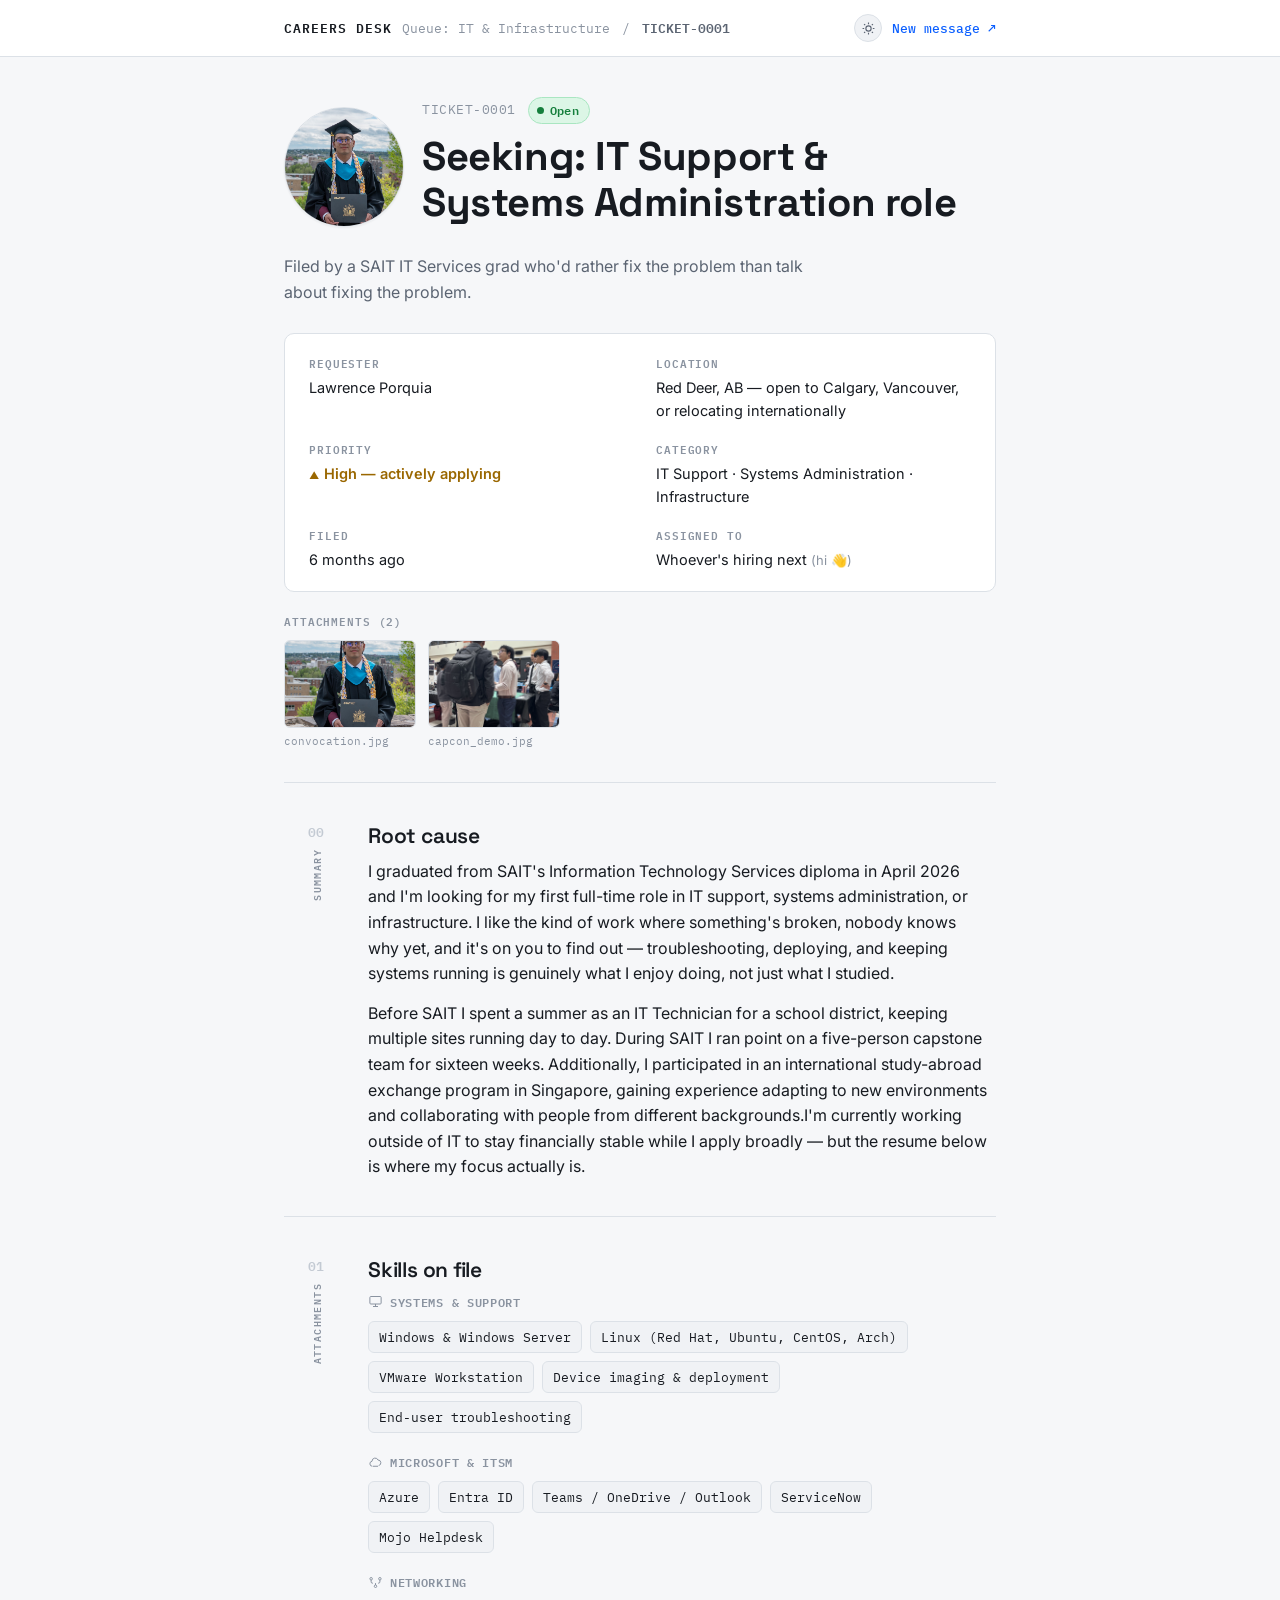
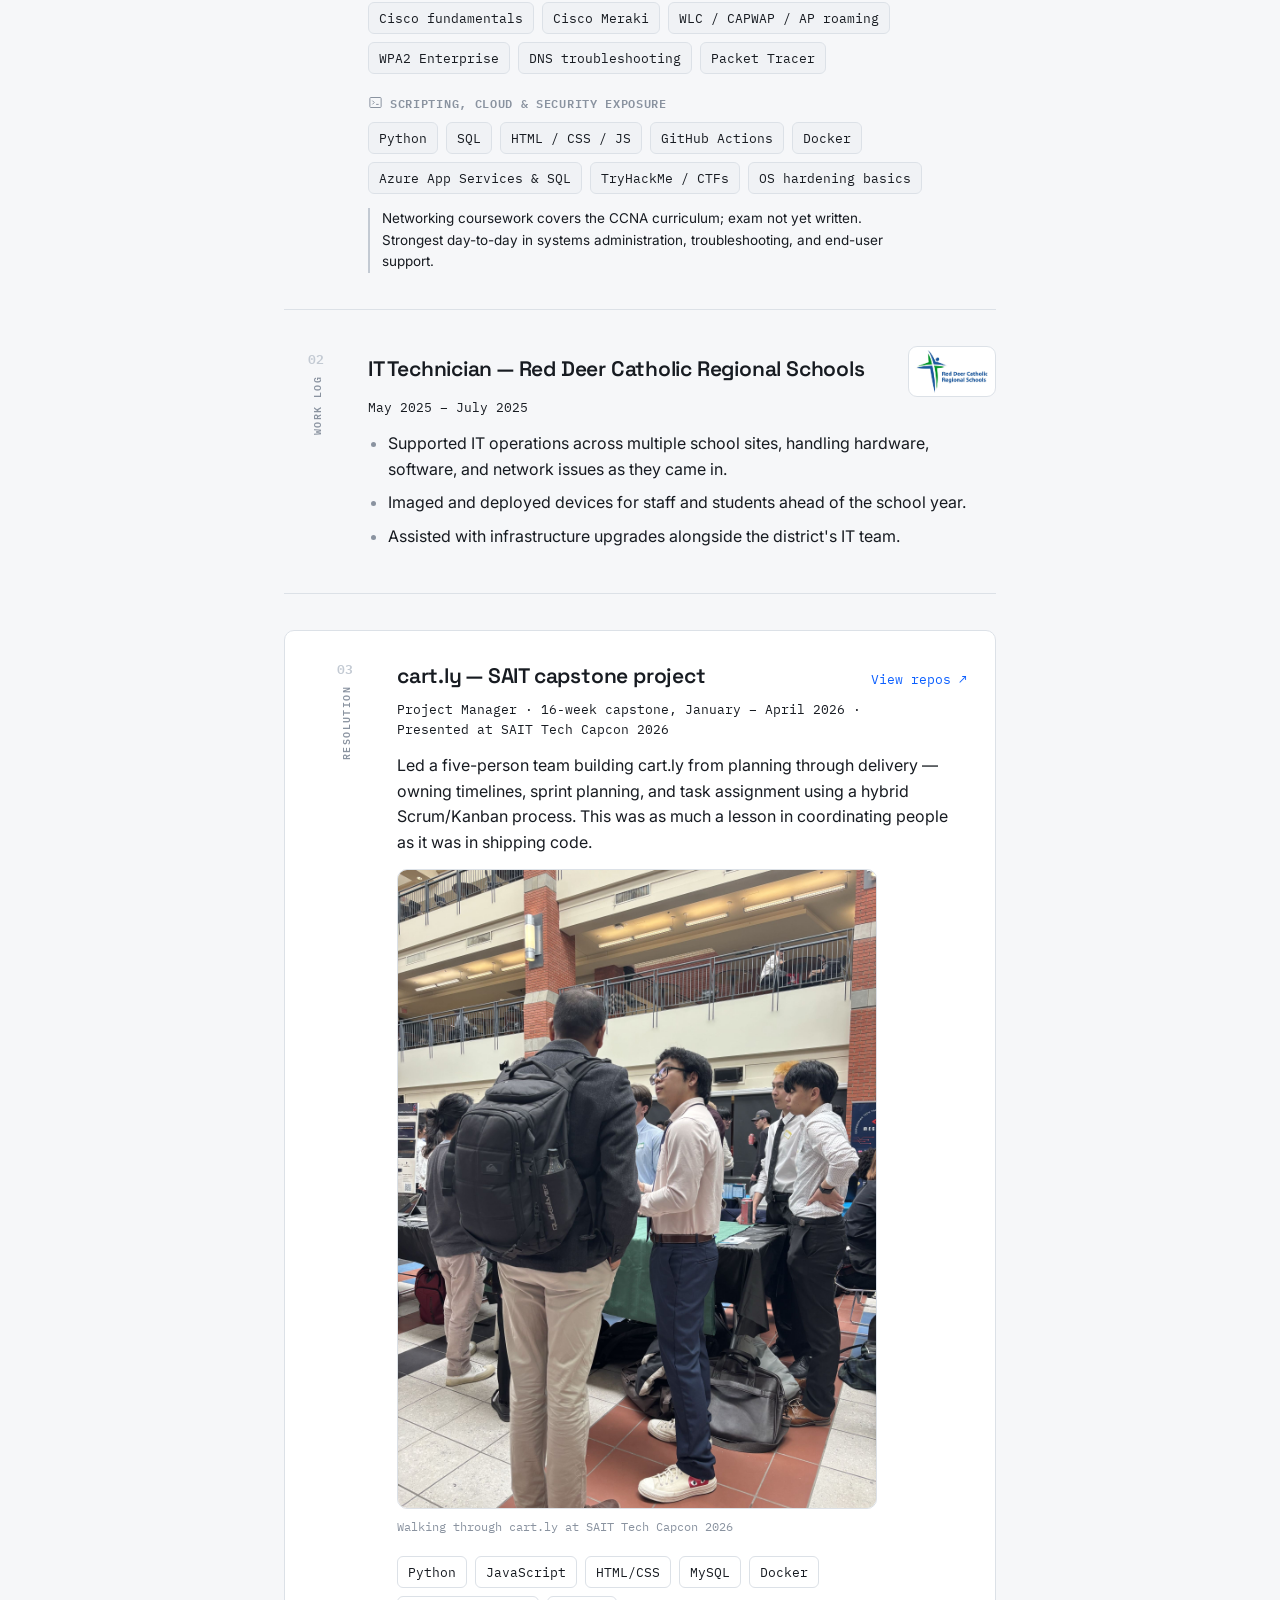
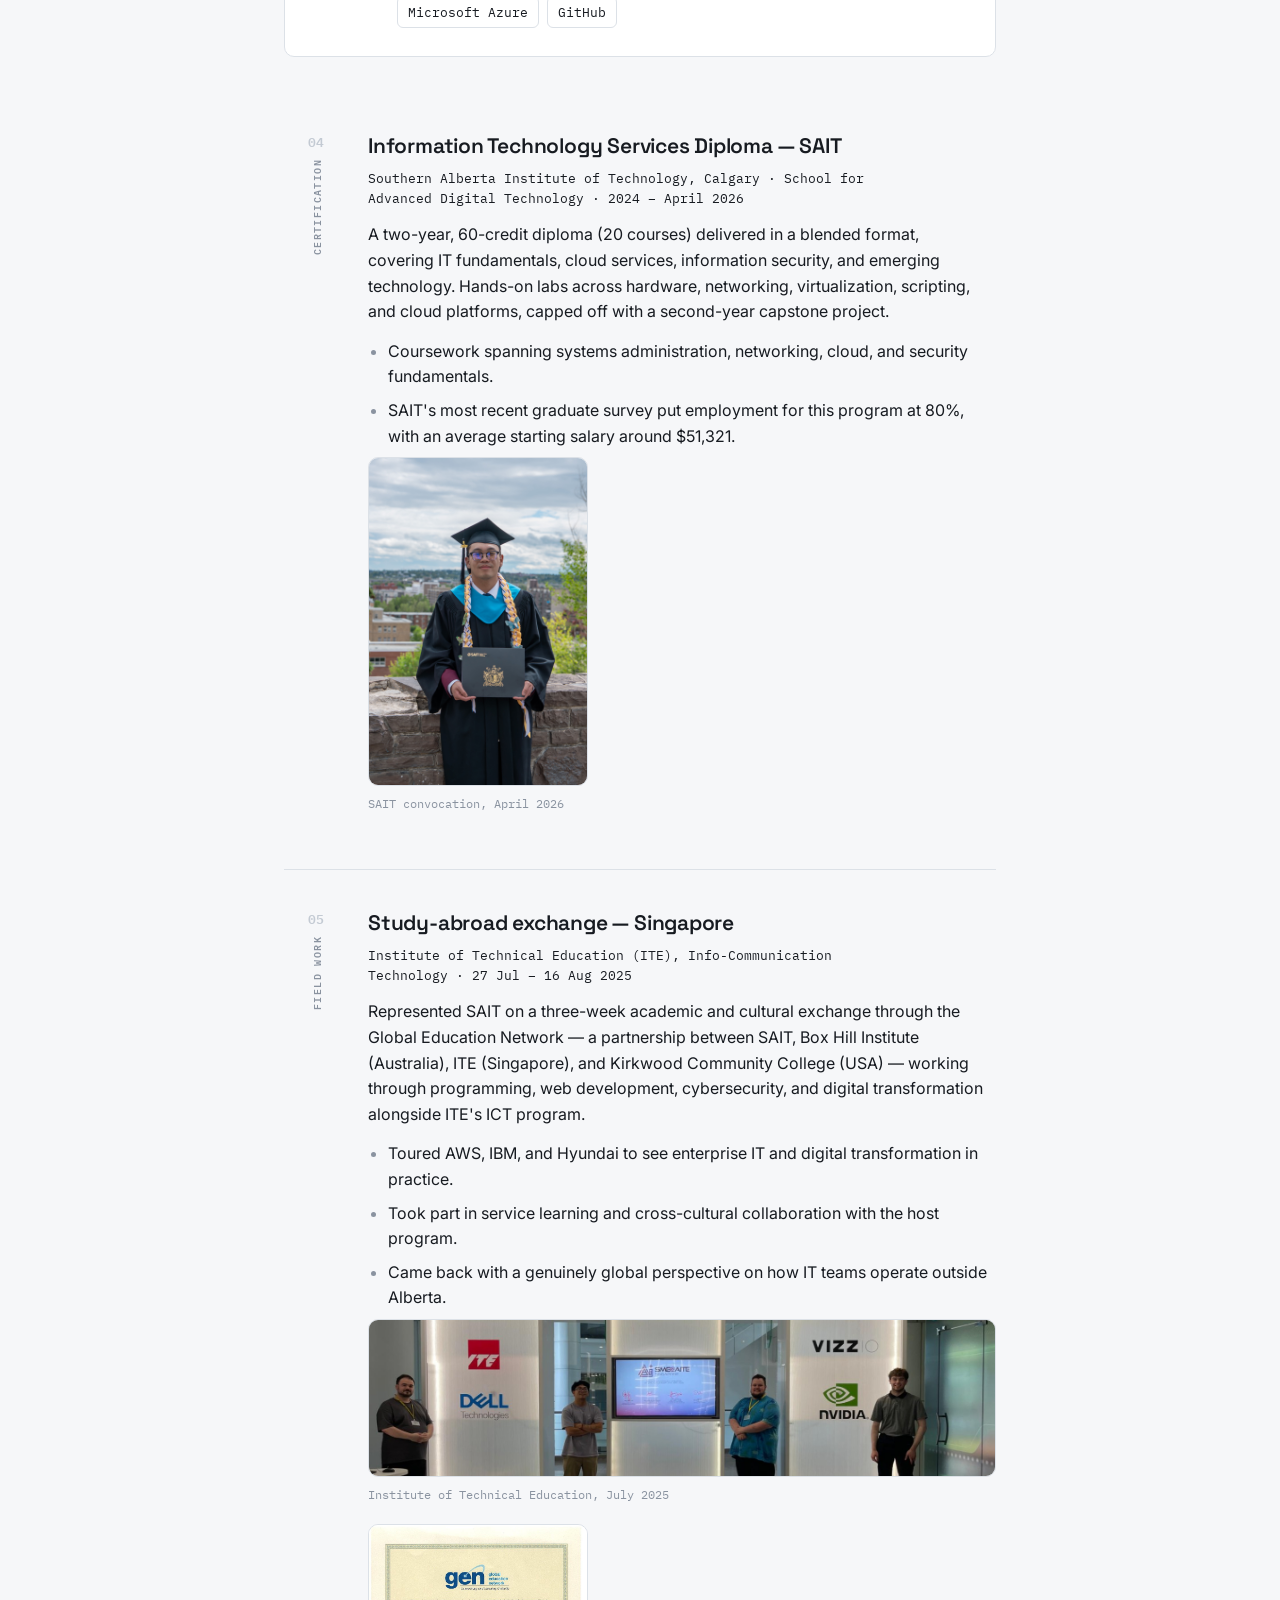
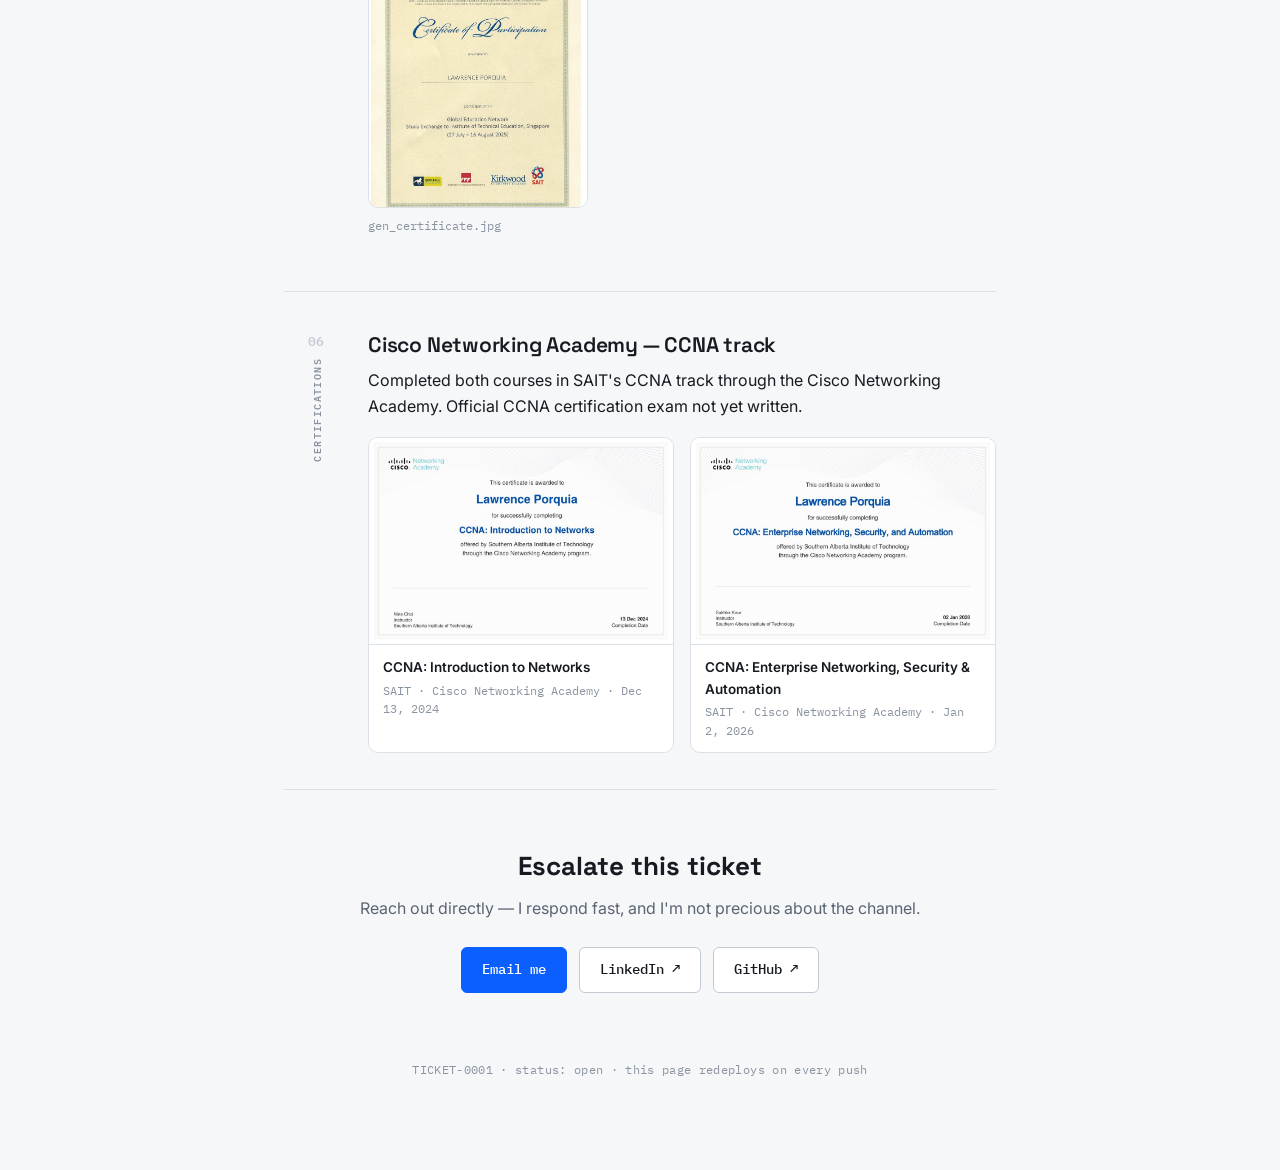
<file: index.html>
<!DOCTYPE html>
<html lang="en">
<head>
<meta charset="UTF-8">
<script>(function(){var t=localStorage.getItem('theme');if(t)document.documentElement.setAttribute('data-theme',t);})();</script>
<meta name="viewport" content="width=device-width, initial-scale=1.0">
<title>Lawrence Porquia</title>
<meta name="description" content="Lawrence Porquia — IT Support &amp; Systems Administration. SAIT IT Services diploma graduate based in Alberta, Canada.">
<link rel="preconnect" href="https://fonts.googleapis.com">
<link rel="preconnect" href="https://fonts.gstatic.com" crossorigin>
<link href="https://fonts.googleapis.com/css2?family=Space+Grotesk:wght@500;600;700&family=Inter:wght@400;500;600&family=IBM+Plex+Mono:wght@400;500;600&display=swap" rel="stylesheet">
<link rel="stylesheet" href="style.css">
</head>
<body>

<div class="deskbar">
  <div class="deskbar__inner">
    <span class="deskbar__brand">CAREERS DESK</span>
    <span class="deskbar__crumb">Queue: IT &amp; Infrastructure <span class="deskbar__sep">/</span> <strong>TICKET-0001</strong></span>
    <button class="theme-toggle" id="theme-toggle" type="button" aria-label="Toggle dark mode">
      <svg class="theme-toggle__icon theme-toggle__icon--sun" viewBox="0 0 24 24" fill="none" stroke="currentColor" stroke-width="1.8" aria-hidden="true"><circle cx="12" cy="12" r="4.2"/><path d="M12 2.5v2.6M12 18.9v2.6M4.9 4.9l1.8 1.8M17.3 17.3l1.8 1.8M2.5 12h2.6M18.9 12h2.6M4.9 19.1l1.8-1.8M17.3 6.7l1.8-1.8"/></svg>
      <svg class="theme-toggle__icon theme-toggle__icon--moon" viewBox="0 0 24 24" fill="none" stroke="currentColor" stroke-width="1.8" aria-hidden="true"><path d="M20 14.5a8 8 0 1 1-9.5-11 6.5 6.5 0 0 0 9.5 11Z"/></svg>
    </button>
    <a class="deskbar__cta" href="mailto:lawrence-porquia@hotmail.com">New message ↗</a>
  </div>
</div>

<main class="ticket">

  <!-- ===== Ticket header ===== -->
  <section class="ticket__header" aria-label="Ticket summary">
    <div class="ticket__top">
      <img class="ticket__avatar" src="images/avatar.jpg" alt="Lawrence Porquia, holding his SAIT diploma at convocation" width="96" height="96">
      <div class="ticket__top-text">
        <div class="ticket__id-row">
          <span class="ticket__id">TICKET-0001</span>
          <span class="status-pill status-pill--open">
            <span class="status-dot" aria-hidden="true"></span> Open
          </span>
        </div>
        <h1 class="ticket__subject">Seeking: IT Support &amp; Systems Administration role</h1>
      </div>
    </div>

    <p class="ticket__tagline">Filed by a SAIT IT Services grad who'd rather fix the problem than talk about fixing the problem.</p>

    <dl class="field-grid">
      <div class="field">
        <dt>Requester</dt>
        <dd>Lawrence Porquia</dd>
      </div>
      <div class="field">
        <dt>Location</dt>
        <dd>Red Deer, AB — open to Calgary, Vancouver, or relocating internationally</dd>
      </div>
      <div class="field">
        <dt>Priority</dt>
        <dd><span class="priority priority--high">High — actively applying</span></dd>
      </div>
      <div class="field">
        <dt>Category</dt>
        <dd>IT Support · Systems Administration · Infrastructure</dd>
      </div>
      <div class="field">
        <dt>Filed</dt>
        <dd id="filed-age">—</dd>
      </div>
      <div class="field">
        <dt>Assigned to</dt>
        <dd>Whoever's hiring next <span class="field__wink">(hi 👋)</span></dd>
      </div>
    </dl>

    <div class="attachments" aria-label="Attached photos">
      <span class="attachments__label">Attachments (2)</span>
      <div class="attachments__row">
        <figure class="attachment">
          <img src="images/graduation.jpg" alt="Lawrence Porquia in cap and gown, holding his SAIT diploma" loading="lazy">
          <figcaption>convocation.jpg</figcaption>
        </figure>
        <figure class="attachment">
          <img src="images/capstone.jpg" alt="Lawrence Porquia presenting his capstone project at SAIT Tech Capcon" loading="lazy">
          <figcaption>capcon_demo.jpg</figcaption>
        </figure>
      </div>
    </div>
  </section>

  <!-- ===== Log: Summary ===== -->
  <section class="entry" aria-labelledby="log-summary">
    <div class="entry__meta">
      <span class="entry__index">00</span>
      <span class="entry__label">SUMMARY</span>
    </div>
    <div class="entry__body">
      <h2 id="log-summary" class="entry__title">Root cause</h2>
      <p>I graduated from SAIT's Information Technology Services diploma in April 2026 and I'm looking for my first full-time role in IT support, systems administration, or infrastructure. I like the kind of work where something's broken, nobody knows why yet, and it's on you to find out — troubleshooting, deploying, and keeping systems running is genuinely what I enjoy doing, not just what I studied.</p>
      <p>Before SAIT I spent a summer as an IT Technician for a school district, keeping multiple sites running day to day. During SAIT I ran point on a five-person capstone team for sixteen weeks. Additionally, I participated in an international study-abroad exchange program in Singapore, gaining experience adapting to new environments and collaborating with people from different backgrounds.I'm currently working outside of IT to stay financially stable while I apply broadly — but the resume below is where my focus actually is.</p>
    </div>
  </section>

  <!-- ===== Log: Skills ===== -->
  <section class="entry" aria-labelledby="log-skills">
    <div class="entry__meta">
      <span class="entry__index">01</span>
      <span class="entry__label">ATTACHMENTS</span>
    </div>
    <div class="entry__body">
      <h2 id="log-skills" class="entry__title">Skills on file</h2>

      <div class="skill-block">
        <h3 class="skill-block__title"><svg class="skill-block__icon" viewBox="0 0 24 24" fill="none" stroke="currentColor" stroke-width="1.6" aria-hidden="true"><rect x="3" y="4" width="18" height="12" rx="1.5"/><path d="M8 20h8M12 16v4"/></svg>Systems &amp; support</h3>
        <ul class="tag-list">
          <li class="tag tag--logo"><img class="tag-logo" src="https://cdn.simpleicons.org/windows" alt="" loading="lazy" onerror="this.remove()">Windows &amp; Windows Server</li>
          <li class="tag tag--logo"><img class="tag-logo" src="https://cdn.simpleicons.org/ubuntu" alt="" loading="lazy" onerror="this.remove()">Linux (Red Hat, Ubuntu, CentOS, Arch)</li>
          <li class="tag tag--logo"><img class="tag-logo" src="https://cdn.simpleicons.org/vmware" alt="" loading="lazy" onerror="this.remove()">VMware Workstation</li>
          <li class="tag">Device imaging &amp; deployment</li>
          <li class="tag">End-user troubleshooting</li>
        </ul>
      </div>

      <div class="skill-block">
        <h3 class="skill-block__title"><svg class="skill-block__icon" viewBox="0 0 24 24" fill="none" stroke="currentColor" stroke-width="1.6" aria-hidden="true"><path d="M7 18a4 4 0 0 1-.6-7.95A5 5 0 0 1 16 8a4.5 4.5 0 0 1 1 8.9"/><path d="M8 18h8"/></svg>Microsoft &amp; ITSM</h3>
        <ul class="tag-list">
          <li class="tag tag--logo"><img class="tag-logo" src="https://cdn.simpleicons.org/microsoftazure" alt="" loading="lazy" onerror="this.remove()">Azure</li>
          <li class="tag">Entra ID</li>
          <li class="tag tag--logo"><img class="tag-logo" src="https://cdn.simpleicons.org/microsoftteams" alt="" loading="lazy" onerror="this.remove()">Teams / OneDrive / Outlook</li>
          <li class="tag tag--logo"><img class="tag-logo" src="https://cdn.simpleicons.org/servicenow" alt="" loading="lazy" onerror="this.remove()">ServiceNow</li>
          <li class="tag">Mojo Helpdesk</li>
        </ul>
      </div>

      <div class="skill-block">
        <h3 class="skill-block__title"><svg class="skill-block__icon" viewBox="0 0 24 24" fill="none" stroke="currentColor" stroke-width="1.6" aria-hidden="true"><circle cx="5" cy="6" r="2"/><circle cx="19" cy="6" r="2"/><circle cx="12" cy="18" r="2"/><path d="M5 8v3a2 2 0 0 0 2 2h1M19 8v3a2 2 0 0 1-2 2h-1M12 16v-3"/></svg>Networking</h3>
        <ul class="tag-list">
          <li class="tag tag--logo"><img class="tag-logo" src="https://cdn.simpleicons.org/cisco" alt="" loading="lazy" onerror="this.remove()">Cisco fundamentals</li>
          <li class="tag tag--logo"><img class="tag-logo" src="https://cdn.simpleicons.org/cisco" alt="" loading="lazy" onerror="this.remove()">Cisco Meraki</li>
          <li class="tag">WLC / CAPWAP / AP roaming</li>
          <li class="tag">WPA2 Enterprise</li>
          <li class="tag">DNS troubleshooting</li>
          <li class="tag">Packet Tracer</li>
        </ul>
      </div>

      <div class="skill-block">
        <h3 class="skill-block__title"><svg class="skill-block__icon" viewBox="0 0 24 24" fill="none" stroke="currentColor" stroke-width="1.6" aria-hidden="true"><rect x="3" y="4" width="18" height="16" rx="1.5"/><path d="m7 9 3 3-3 3M13 15h4"/></svg>Scripting, cloud &amp; security exposure</h3>
        <ul class="tag-list">
          <li class="tag tag--logo"><img class="tag-logo" src="https://cdn.simpleicons.org/python" alt="" loading="lazy" onerror="this.remove()">Python</li>
          <li class="tag">SQL</li>
          <li class="tag tag--logo"><img class="tag-logo" src="https://cdn.simpleicons.org/html5" alt="" loading="lazy" onerror="this.remove()">HTML / CSS / JS</li>
          <li class="tag tag--logo"><img class="tag-logo" src="https://cdn.simpleicons.org/githubactions" alt="" loading="lazy" onerror="this.remove()">GitHub Actions</li>
          <li class="tag tag--logo"><img class="tag-logo" src="https://cdn.simpleicons.org/docker" alt="" loading="lazy" onerror="this.remove()">Docker</li>
          <li class="tag tag--logo"><img class="tag-logo" src="https://cdn.simpleicons.org/microsoftazure" alt="" loading="lazy" onerror="this.remove()">Azure App Services &amp; SQL</li>
          <li class="tag">TryHackMe / CTFs</li>
          <li class="tag">OS hardening basics</li>
        </ul>
      </div>

      <p class="skill-note">Networking coursework covers the CCNA curriculum; exam not yet written. Strongest day-to-day in systems administration, troubleshooting, and end-user support.</p>
    </div>
  </section>

  <!-- ===== Log: Work experience ===== -->
  <section class="entry" aria-labelledby="log-work">
    <div class="entry__meta">
      <span class="entry__index">02</span>
      <span class="entry__label">WORK LOG</span>
    </div>
    <div class="entry__body">
      <div class="entry__title-row">
        <h2 id="log-work" class="entry__title">IT Technician — Red Deer Catholic Regional Schools</h2>
        <img class="entry__org-logo" src="images/logo_rdcrs.png" alt="Red Deer Catholic Regional Schools logo" loading="lazy">
      </div>
      <p class="entry__dates">May 2025 – July 2025</p>
      <ul class="log-list">
        <li>Supported IT operations across multiple school sites, handling hardware, software, and network issues as they came in.</li>
        <li>Imaged and deployed devices for staff and students ahead of the school year.</li>
        <li>Assisted with infrastructure upgrades alongside the district's IT team.</li>
      </ul>
    </div>
  </section>

  <!-- ===== Log: Capstone project ===== -->
  <section class="entry entry--resolution" aria-labelledby="log-project">
    <div class="entry__meta">
      <span class="entry__index">03</span>
      <span class="entry__label">RESOLUTION</span>
    </div>
    <div class="entry__body">
      <div class="entry__title-row">
        <h2 id="log-project" class="entry__title">cart.ly — SAIT capstone project</h2>
        <a class="repo-link" href="https://github.com/CarthyPoo" target="_blank" rel="noopener">View repos ↗</a>
      </div>
      <p class="entry__dates">Project Manager · 16-week capstone, January – April 2026 · Presented at SAIT Tech Capcon 2026</p>
      <p>Led a five-person team building cart.ly from planning through delivery — owning timelines, sprint planning, and task assignment using a hybrid Scrum/Kanban process. This was as much a lesson in coordinating people as it was in shipping code.</p>

      <figure class="entry__photo">
        <img src="images/capstone.jpg" alt="Lawrence Porquia explaining cart.ly to attendees at SAIT Tech Capcon" loading="lazy">
        <figcaption>Walking through cart.ly at SAIT Tech Capcon 2026</figcaption>
      </figure>

      <ul class="tag-list tag-list--stack">
        <li class="tag tag--stack tag--logo"><img class="tag-logo" src="https://cdn.simpleicons.org/python" alt="" loading="lazy" onerror="this.remove()">Python</li>
        <li class="tag tag--stack tag--logo"><img class="tag-logo" src="https://cdn.simpleicons.org/javascript" alt="" loading="lazy" onerror="this.remove()">JavaScript</li>
        <li class="tag tag--stack tag--logo"><img class="tag-logo" src="https://cdn.simpleicons.org/html5" alt="" loading="lazy" onerror="this.remove()">HTML/CSS</li>
        <li class="tag tag--stack tag--logo"><img class="tag-logo" src="https://cdn.simpleicons.org/mysql" alt="" loading="lazy" onerror="this.remove()">MySQL</li>
        <li class="tag tag--stack tag--logo"><img class="tag-logo" src="https://cdn.simpleicons.org/docker" alt="" loading="lazy" onerror="this.remove()">Docker</li>
        <li class="tag tag--stack tag--logo"><img class="tag-logo" src="https://cdn.simpleicons.org/microsoftazure" alt="" loading="lazy" onerror="this.remove()">Microsoft Azure</li>
        <li class="tag tag--stack tag--logo"><img class="tag-logo" src="https://cdn.simpleicons.org/github" alt="" loading="lazy" onerror="this.remove()">GitHub</li>
      </ul>
    </div>
  </section>

  <!-- ===== Log: Education ===== -->
  <section class="entry" aria-labelledby="log-education">
    <div class="entry__meta">
      <span class="entry__index">04</span>
      <span class="entry__label">CERTIFICATION</span>
    </div>
    <div class="entry__body">
      <h2 id="log-education" class="entry__title">Information Technology Services Diploma — SAIT</h2>
      <p class="entry__dates">Southern Alberta Institute of Technology, Calgary · School for Advanced Digital Technology · 2024 – April 2026</p>
      <p>A two-year, 60-credit diploma (20 courses) delivered in a blended format, covering IT fundamentals, cloud services, information security, and emerging technology. Hands-on labs across hardware, networking, virtualization, scripting, and cloud platforms, capped off with a second-year capstone project.</p>
      <ul class="log-list">
        <li>Coursework spanning systems administration, networking, cloud, and security fundamentals.</li>
        <li>SAIT's most recent graduate survey put employment for this program at 80%, with an average starting salary around $51,321.</li>
      </ul>

      <figure class="entry__photo entry__photo--portrait">
        <img src="images/graduation.jpg" alt="Lawrence Porquia in cap and gown holding his SAIT diploma, with the Calgary skyline behind him" loading="lazy">
        <figcaption>SAIT convocation, April 2026</figcaption>
      </figure>
    </div>
  </section>

  <!-- ===== Log: Singapore exchange ===== -->
  <section class="entry" aria-labelledby="log-exchange">
    <div class="entry__meta">
      <span class="entry__index">05</span>
      <span class="entry__label">FIELD WORK</span>
    </div>
    <div class="entry__body">
      <h2 id="log-exchange" class="entry__title">Study-abroad exchange — Singapore</h2>
      <p class="entry__dates">Institute of Technical Education (ITE), Info-Communication Technology · 27 Jul – 16 Aug 2025</p>
      <p>Represented SAIT on a three-week academic and cultural exchange through the Global Education Network — a partnership between SAIT, Box Hill Institute (Australia), ITE (Singapore), and Kirkwood Community College (USA) — working through programming, web development, cybersecurity, and digital transformation alongside ITE's ICT program.</p>
      <ul class="log-list">
        <li>Toured AWS, IBM, and Hyundai to see enterprise IT and digital transformation in practice.</li>
        <li>Took part in service learning and cross-cultural collaboration with the host program.</li>
        <li>Came back with a genuinely global perspective on how IT teams operate outside Alberta.</li>
      </ul>

      <figure class="entry__photo entry__photo--portrait entry__photo--wide">
        <img src="images/singapore.jpg" alt="Lawrence Porquia with his fellow students in ITE Central Campus. " loading="lazy">
        <figcaption>Institute of Technical Education, July 2025</figcaption>
      </figure>
      
      <figure class="entry__photo entry__photo--portrait">
        <img src="images/cert_singapore.jpg" alt="Certificate of Participation, Global Education Network Study Exchange to Institute of Technical Education, Singapore, awarded to Lawrence Porquia" loading="lazy">
        <figcaption>gen_certificate.jpg</figcaption>
      </figure>
    </div>
  </section>

  <!-- ===== Log: Certifications ===== -->
  <section class="entry" aria-labelledby="log-certs">
    <div class="entry__meta">
      <span class="entry__index">06</span>
      <span class="entry__label">CERTIFICATIONS</span>
    </div>
    <div class="entry__body">
      <h2 id="log-certs" class="entry__title">Cisco Networking Academy — CCNA track</h2>
      <p>Completed both courses in SAIT's CCNA track through the Cisco Networking Academy. Official CCNA certification exam not yet written.</p>

      <div class="cert-grid">
        <figure class="cert-card">
          <img src="images/cert_ccna1.jpg" alt="Certificate: CCNA Introduction to Networks, awarded to Lawrence Porquia, Southern Alberta Institute of Technology" loading="lazy">
          <figcaption>
            <span class="cert-card__title">CCNA: Introduction to Networks</span>
            <span class="cert-card__meta">SAIT · Cisco Networking Academy · Dec 13, 2024</span>
          </figcaption>
        </figure>
        <figure class="cert-card">
          <img src="images/cert_ccna2.jpg" alt="Certificate: CCNA Enterprise Networking, Security, and Automation, awarded to Lawrence Porquia, Southern Alberta Institute of Technology" loading="lazy">
          <figcaption>
            <span class="cert-card__title">CCNA: Enterprise Networking, Security &amp; Automation</span>
            <span class="cert-card__meta">SAIT · Cisco Networking Academy · Jan 2, 2026</span>
          </figcaption>
        </figure>
      </div>
    </div>
  </section>

  <!-- ===== Escalate / contact ===== -->
  <section class="escalate" aria-labelledby="escalate-title">
    <h2 id="escalate-title" class="escalate__title">Escalate this ticket</h2>
    <p class="escalate__sub">Reach out directly — I respond fast, and I'm not precious about the channel.</p>
    <div class="escalate__actions">
      <a class="btn btn--primary" href="mailto:lawrence-porquia@hotmail.com">Email me</a>
      <a class="btn" href="https://www.linkedin.com/in/lawrence-porquia-682929285" target="_blank" rel="noopener">LinkedIn ↗</a>
      <a class="btn" href="https://github.com/CarthyPoo" target="_blank" rel="noopener">GitHub ↗</a>
    </div>
  </section>

  <footer class="footer">
    <p>TICKET-0001 · status: open · this page redeploys on every push</p>
  </footer>

</main>

<script src="script.js"></script>
</body>
</html>
</file>
<file: style.css>
/* =========================================================
   Tokens
   ========================================================= */
:root {
  --bg:            #F6F7F9;
  --surface:       #FFFFFF;
  --surface-sunk:  #F0F2F5;
  --border:        #DCE1E7;
  --border-strong: #C3CAD3;

  --text:          #171B21;
  --text-muted:    #5B6472;
  --text-faint:    #8A93A0;

  --accent:        #0B5FFF;
  --accent-ink:    #0B4ECC;

  --good:          #157F3C;
  --good-bg:       #DCF6E6;
  --good-border:   #A9E6C1;

  --warn:          #9A6700;
  --warn-bg:       #FFF3CE;
  --warn-border:   #F2DA9A;

  --font-display: 'Space Grotesk', 'Inter', sans-serif;
  --font-body:    'Inter', sans-serif;
  --font-mono:    'IBM Plex Mono', ui-monospace, monospace;

  --radius: 10px;
  --radius-sm: 6px;
  --max-w: 760px;
}

@media (prefers-color-scheme: dark) {
  :root:not([data-theme="light"]) {
    --bg:            #0B0E14;
    --surface:       #12161D;
    --surface-sunk:  #171C25;
    --border:        #262C36;
    --border-strong: #3A414D;

    --text:          #E6E9EF;
    --text-muted:    #9AA4B2;
    --text-faint:    #6B7480;

    --accent:        #5B9CFF;
    --accent-ink:    #7FB1FF;

    --good:          #3FB950;
    --good-bg:       rgba(63, 185, 80, 0.13);
    --good-border:   rgba(63, 185, 80, 0.4);

    --warn:          #D29922;
    --warn-bg:       rgba(210, 153, 34, 0.13);
    --warn-border:   rgba(210, 153, 34, 0.4);
  }
}

:root[data-theme="dark"] {
  --bg:            #0B0E14;
  --surface:       #12161D;
  --surface-sunk:  #171C25;
  --border:        #262C36;
  --border-strong: #3A414D;

  --text:          #E6E9EF;
  --text-muted:    #9AA4B2;
  --text-faint:    #6B7480;

  --accent:        #5B9CFF;
  --accent-ink:    #7FB1FF;

  --good:          #3FB950;
  --good-bg:       rgba(63, 185, 80, 0.13);
  --good-border:   rgba(63, 185, 80, 0.4);

  --warn:          #D29922;
  --warn-bg:       rgba(210, 153, 34, 0.13);
  --warn-border:   rgba(210, 153, 34, 0.4);
}

* { box-sizing: border-box; }

html {
  scroll-behavior: smooth;
}

@media (prefers-reduced-motion: reduce) {
  html { scroll-behavior: auto; }
  * { animation-duration: 0.001ms !important; animation-iteration-count: 1 !important; transition-duration: 0.001ms !important; }
}

body {
  margin: 0;
  background: var(--bg);
  color: var(--text);
  font-family: var(--font-body);
  font-size: 16px;
  line-height: 1.6;
  -webkit-font-smoothing: antialiased;
  transition: background-color 0.2s ease, color 0.2s ease;
}

a {
  color: var(--accent);
  text-decoration: none;
}
a:hover { text-decoration: underline; }

a:focus-visible,
button:focus-visible {
  outline: 2px solid var(--accent);
  outline-offset: 2px;
  border-radius: 4px;
}

/* =========================================================
   Desk bar (top chrome)
   ========================================================= */
.deskbar {
  border-bottom: 1px solid var(--border);
  background: var(--surface);
  position: sticky;
  top: 0;
  z-index: 10;
}
.deskbar__inner {
  max-width: var(--max-w);
  margin: 0 auto;
  padding: 14px 24px;
  display: flex;
  align-items: center;
  gap: 10px;
  font-family: var(--font-mono);
  font-size: 12.5px;
}
.deskbar__brand {
  font-weight: 600;
  letter-spacing: 0.08em;
  color: var(--text);
}
.deskbar__crumb {
  color: var(--text-faint);
  flex: 1;
  min-width: 0;
  white-space: nowrap;
  overflow: hidden;
  text-overflow: ellipsis;
}
.deskbar__crumb strong { color: var(--text-muted); font-weight: 600; }
.deskbar__sep { margin: 0 4px; }
.deskbar__cta {
  color: var(--accent);
  white-space: nowrap;
  font-weight: 500;
}

.theme-toggle {
  display: flex;
  align-items: center;
  justify-content: center;
  width: 28px;
  height: 28px;
  padding: 0;
  border: 1px solid var(--border);
  border-radius: 50%;
  background: var(--surface-sunk);
  color: var(--text-muted);
  cursor: pointer;
  flex-shrink: 0;
}
.theme-toggle:hover {
  border-color: var(--border-strong);
  color: var(--text);
}
.theme-toggle__icon {
  width: 15px;
  height: 15px;
}
.theme-toggle__icon--moon { display: none; }
:root[data-theme="dark"] .theme-toggle__icon--sun { display: none; }
:root[data-theme="dark"] .theme-toggle__icon--moon { display: block; }
@media (prefers-color-scheme: dark) {
  :root:not([data-theme="light"]) .theme-toggle__icon--sun { display: none; }
  :root:not([data-theme="light"]) .theme-toggle__icon--moon { display: block; }
}

/* =========================================================
   Layout
   ========================================================= */
.ticket {
  max-width: var(--max-w);
  margin: 0 auto;
  padding: 0 24px 80px;
}

/* =========================================================
   Ticket header
   ========================================================= */
.ticket__header {
  padding: 40px 0 32px;
  border-bottom: 1px solid var(--border);
}

.ticket__top {
  display: flex;
  align-items: center;
  gap: 18px;
  margin-bottom: 18px;
}

.ticket__avatar {
  width: 120px;
  height: 120px;
  border-radius: 50%;
  object-fit: cover;
  border: 1px solid var(--border);
  flex-shrink: 0;
  box-shadow: 0 1px 2px rgba(23, 27, 33, 0.06);
}

.ticket__top-text {
  min-width: 0;
}

.ticket__id-row {
  display: flex;
  align-items: center;
  gap: 12px;
  margin-bottom: 10px;
}

.ticket__id {
  font-family: var(--font-mono);
  font-size: 13px;
  color: var(--text-faint);
  letter-spacing: 0.04em;
}

.status-pill {
  display: inline-flex;
  align-items: center;
  gap: 6px;
  font-family: var(--font-mono);
  font-size: 12px;
  font-weight: 600;
  letter-spacing: 0.03em;
  padding: 3px 10px 3px 8px;
  border-radius: 999px;
  border: 1px solid var(--good-border);
  background: var(--good-bg);
  color: var(--good);
}
.status-dot {
  width: 7px;
  height: 7px;
  border-radius: 50%;
  background: var(--good);
  box-shadow: 0 0 0 3px var(--good-bg);
}
@media (prefers-reduced-motion: no-preference) {
  .status-dot { animation: pulse 2.4s ease-in-out infinite; }
}
@keyframes pulse {
  0%, 100% { opacity: 1; }
  50% { opacity: 0.45; }
}

.ticket__subject {
  font-family: var(--font-display);
  font-size: clamp(28px, 4.5vw, 40px);
  font-weight: 700;
  line-height: 1.15;
  margin: 0 0 10px;
  letter-spacing: -0.01em;
}

.ticket__tagline {
  color: var(--text-muted);
  font-size: 16px;
  margin: 0 0 28px;
  max-width: 56ch;
}

.field-grid {
  display: grid;
  grid-template-columns: repeat(2, 1fr);
  gap: 18px 32px;
  margin: 0;
  background: var(--surface);
  border: 1px solid var(--border);
  border-radius: var(--radius);
  padding: 20px 24px;
}
.field dt {
  font-family: var(--font-mono);
  font-size: 11px;
  font-weight: 600;
  letter-spacing: 0.08em;
  text-transform: uppercase;
  color: var(--text-faint);
  margin-bottom: 4px;
}
.field dd {
  margin: 0;
  font-size: 14.5px;
  color: var(--text);
}
.field__wink { color: var(--text-faint); font-size: 13px; }

.priority--high {
  color: var(--warn);
  font-weight: 600;
}
.priority--high::before {
  content: "▲";
  font-size: 10px;
  margin-right: 5px;
}

.attachments {
  margin-top: 20px;
}
.attachments__label {
  display: block;
  font-family: var(--font-mono);
  font-size: 11px;
  font-weight: 600;
  letter-spacing: 0.08em;
  text-transform: uppercase;
  color: var(--text-faint);
  margin-bottom: 10px;
}
.attachments__row {
  display: flex;
  gap: 12px;
  flex-wrap: wrap;
}
.attachment {
  margin: 0;
  width: 132px;
}
.attachment img {
  display: block;
  width: 132px;
  height: 88px;
  object-fit: cover;
  border: 1px solid var(--border);
  border-radius: var(--radius-sm);
  background: var(--surface-sunk);
}
.attachment figcaption {
  font-family: var(--font-mono);
  font-size: 11px;
  color: var(--text-faint);
  margin-top: 5px;
  white-space: nowrap;
  overflow: hidden;
  text-overflow: ellipsis;
}

/* =========================================================
   Log entries
   ========================================================= */
.entry {
  display: grid;
  grid-template-columns: 64px 1fr;
  gap: 20px;
  padding: 36px 0;
  border-bottom: 1px solid var(--border);
  opacity: 0;
  transform: translateY(10px);
  animation: rise 0.5s ease forwards;
}
@media (prefers-reduced-motion: reduce) {
  .entry { opacity: 1; transform: none; animation: none; }
}
@keyframes rise {
  to { opacity: 1; transform: translateY(0); }
}

.entry__meta {
  display: flex;
  flex-direction: column;
  align-items: center;
  gap: 6px;
  padding-top: 3px;
}
.entry__index {
  font-family: var(--font-mono);
  font-size: 13px;
  color: var(--border-strong);
  font-weight: 600;
}
.entry__label {
  writing-mode: vertical-rl;
  transform: rotate(180deg);
  font-family: var(--font-mono);
  font-size: 10px;
  letter-spacing: 0.14em;
  color: var(--text-faint);
  font-weight: 600;
}

.entry__title-row {
  display: flex;
  align-items: center;
  justify-content: space-between;
  gap: 16px;
  flex-wrap: wrap;
}

.entry__org-logo {
  height: 34px;
  width: auto;
  max-width: 160px;
  object-fit: contain;
  background: #fff;
  border: 1px solid var(--border);
  border-radius: var(--radius-sm);
  padding: 2px 5px;
  flex-shrink: 0;
  zoom: 1.5;
}

.entry__title {
  font-family: var(--font-display);
  font-size: 21px;
  font-weight: 600;
  margin: 0 0 6px;
  letter-spacing: -0.01em;
}

.entry__dates {
  font-family: var(--font-mono);
  font-size: 12.5px;
  color: var(--text-faint);
  margin: 0 0 14px;
}

.entry__body p {
  margin: 0 0 14px;
  color: var(--text);
  max-width: 62ch;
}
.entry__body p:last-child { margin-bottom: 0; }

.log-list {
  margin: 0;
  padding-left: 20px;
  max-width: 62ch;
}
.log-list li {
  margin-bottom: 8px;
  color: var(--text);
}
.log-list li::marker {
  color: var(--text-faint);
}

.repo-link {
  font-family: var(--font-mono);
  font-size: 12.5px;
  white-space: nowrap;
}

.entry__photo {
  margin: 4px 0 20px;
  max-width: 480px;
}
.entry__photo img {
  display: block;
  width: 100%;
  height: auto;
  border-radius: var(--radius);
  border: 1px solid var(--border);
}
.entry__photo figcaption {
  font-family: var(--font-mono);
  font-size: 12px;
  color: var(--text-faint);
  margin-top: 8px;
}
.entry__photo--portrait {
  max-width: 220px;
}

.entry__photo--wide {
  max-width: 100%;
}

.cert-grid {
  display: grid;
  grid-template-columns: repeat(2, 1fr);
  gap: 16px;
  margin-top: 18px;
}
.cert-card {
  margin: 0;
  border: 1px solid var(--border);
  border-radius: var(--radius);
  overflow: hidden;
  background: var(--surface);
}
.cert-card img {
  display: block;
  width: 100%;
  height: auto;
  border-bottom: 1px solid var(--border);
}
.cert-card figcaption {
  padding: 12px 14px;
  display: flex;
  flex-direction: column;
  gap: 3px;
}
.cert-card__title {
  font-size: 13.5px;
  font-weight: 600;
  color: var(--text);
}
.cert-card__meta {
  font-family: var(--font-mono);
  font-size: 11.5px;
  color: var(--text-faint);
}

/* Skills */
.skill-block {
  margin-bottom: 20px;
}
.skill-block:last-of-type {
  margin-bottom: 14px;
}
.skill-block__title {
  font-family: var(--font-mono);
  font-size: 11.5px;
  font-weight: 600;
  letter-spacing: 0.06em;
  text-transform: uppercase;
  color: var(--text-faint);
  margin: 0 0 10px;
  display: flex;
  align-items: center;
  gap: 7px;
}
.skill-block__icon {
  width: 15px;
  height: 15px;
  color: var(--text-faint);
  flex-shrink: 0;
}

.tag-list {
  list-style: none;
  display: flex;
  flex-wrap: wrap;
  gap: 8px;
  margin: 0;
  padding: 0;
}
.tag {
  font-family: var(--font-mono);
  font-size: 12.5px;
  color: var(--text);
  background: var(--surface-sunk);
  border: 1px solid var(--border);
  border-radius: var(--radius-sm);
  padding: 5px 10px;
}
.tag--stack {
  background: var(--surface);
}
.tag--logo {
  display: inline-flex;
  align-items: center;
  gap: 6px;
}
.tag-logo {
  width: 13px;
  height: 13px;
  object-fit: contain;
  flex-shrink: 0;
}

.skill-note {
  font-size: 13.5px;
  color: var(--text-faint);
  border-left: 2px solid var(--border-strong);
  padding-left: 12px;
  margin-top: 4px !important;
}

.entry--resolution {
  background: var(--surface);
  border: 1px solid var(--border);
  border-radius: var(--radius);
  padding: 28px 28px;
  margin: 36px 0;
}
.entry--resolution .entry__meta { padding-top: 0; }

/* =========================================================
   Escalate / contact
   ========================================================= */
.escalate {
  padding: 56px 0 24px;
  text-align: center;
}
.escalate__title {
  font-family: var(--font-display);
  font-size: 26px;
  font-weight: 700;
  margin: 0 0 8px;
}
.escalate__sub {
  color: var(--text-muted);
  margin: 0 0 26px;
}
.escalate__actions {
  display: flex;
  justify-content: center;
  gap: 12px;
  flex-wrap: wrap;
}

.btn {
  font-family: var(--font-mono);
  font-size: 13.5px;
  font-weight: 500;
  padding: 11px 20px;
  border-radius: var(--radius-sm);
  border: 1px solid var(--border-strong);
  background: var(--surface);
  color: var(--text);
  transition: border-color 0.15s ease, transform 0.15s ease, background 0.15s ease;
}
.btn:hover {
  border-color: var(--accent);
  color: var(--accent);
  text-decoration: none;
  transform: translateY(-1px);
}
.btn--primary {
  background: var(--accent);
  border-color: var(--accent);
  color: #fff;
}
.btn--primary:hover {
  background: var(--accent-ink);
  border-color: var(--accent-ink);
  color: #fff;
}

.footer {
  text-align: center;
  padding-top: 32px;
}
.footer p {
  font-family: var(--font-mono);
  font-size: 11.5px;
  color: var(--text-faint);
  letter-spacing: 0.03em;
}

/* =========================================================
   Responsive
   ========================================================= */
@media (max-width: 620px) {
  .cert-grid {
    grid-template-columns: 1fr;
  }
  .ticket__top {
    gap: 14px;
  }
  .ticket__avatar {
    width: 56px;
    height: 56px;
  }
  .field-grid {
    grid-template-columns: 1fr;
    padding: 18px 18px;
  }
  .entry {
    grid-template-columns: 32px 1fr;
    gap: 12px;
  }
  .entry__label { font-size: 9px; }
  .entry--resolution { padding: 22px 18px; }
  .ticket { padding: 0 16px 60px; }
  .deskbar__inner { padding: 12px 16px; }
}
</file>
